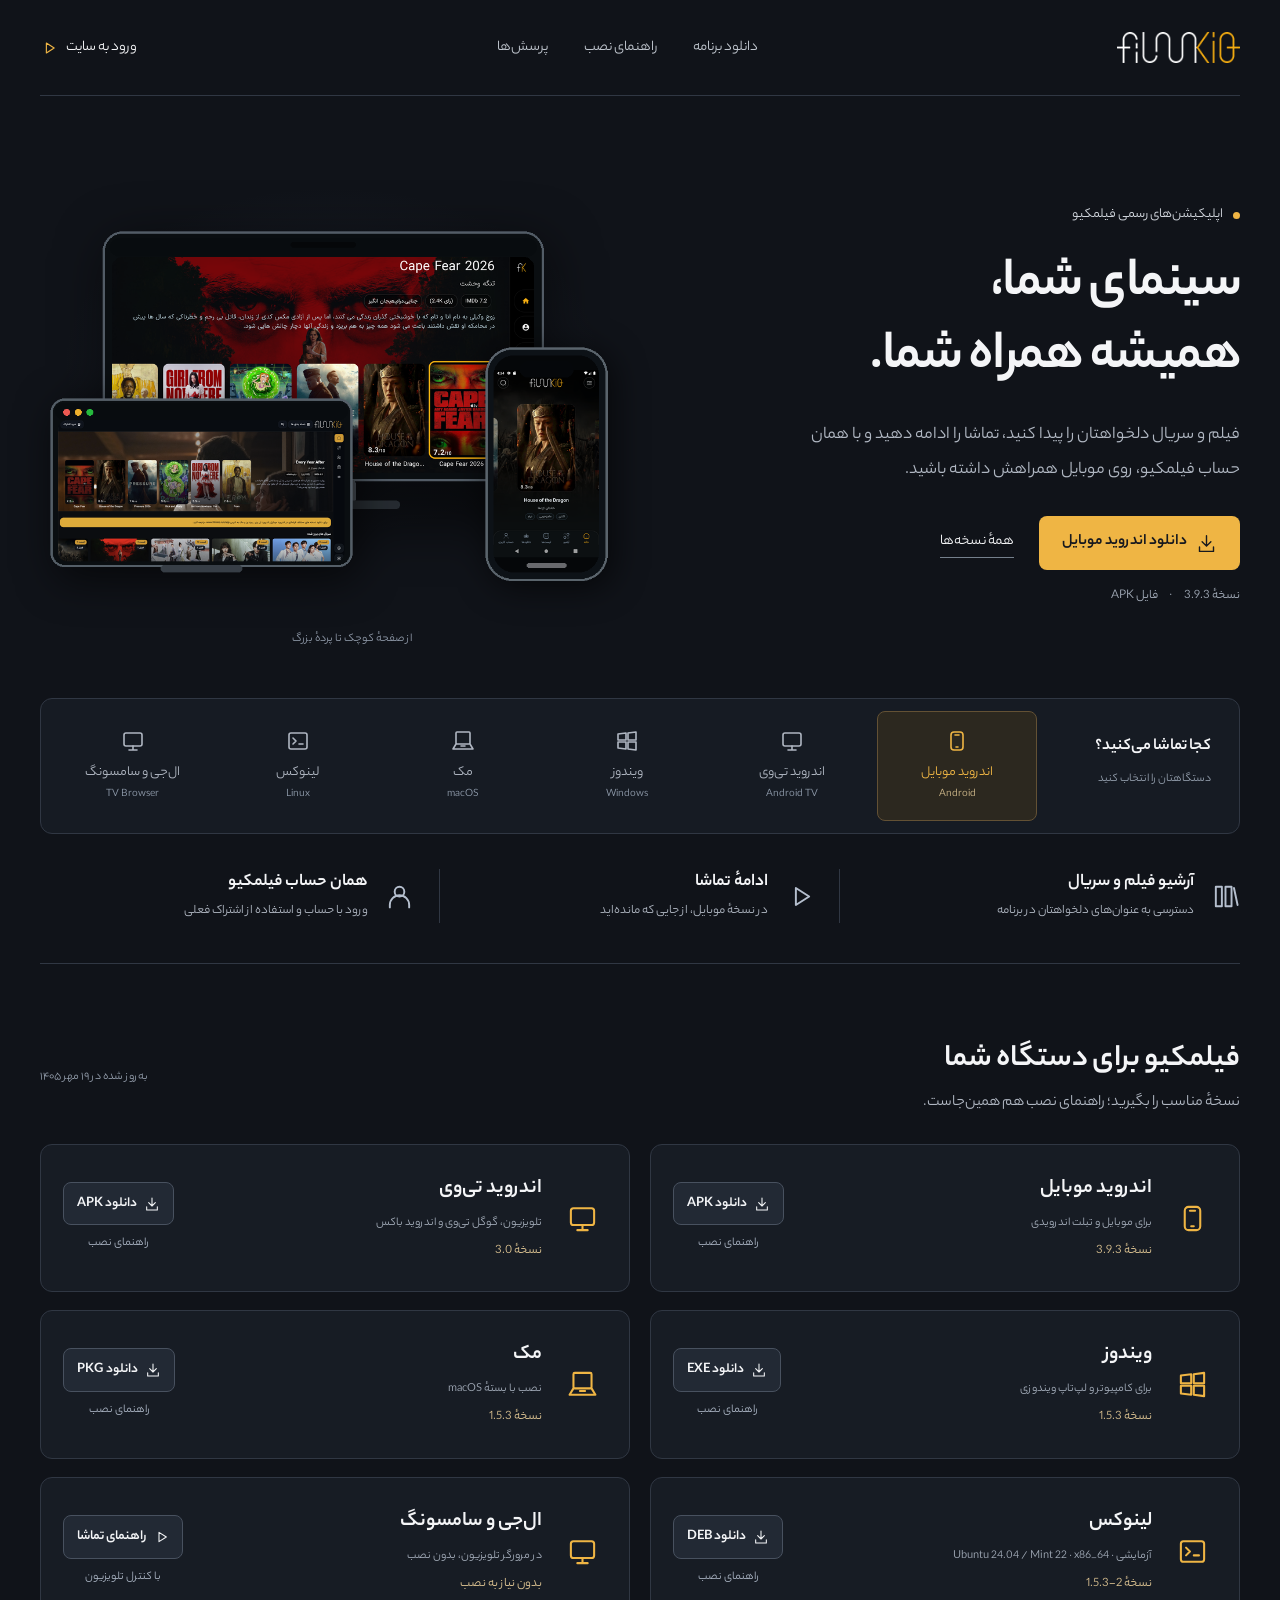
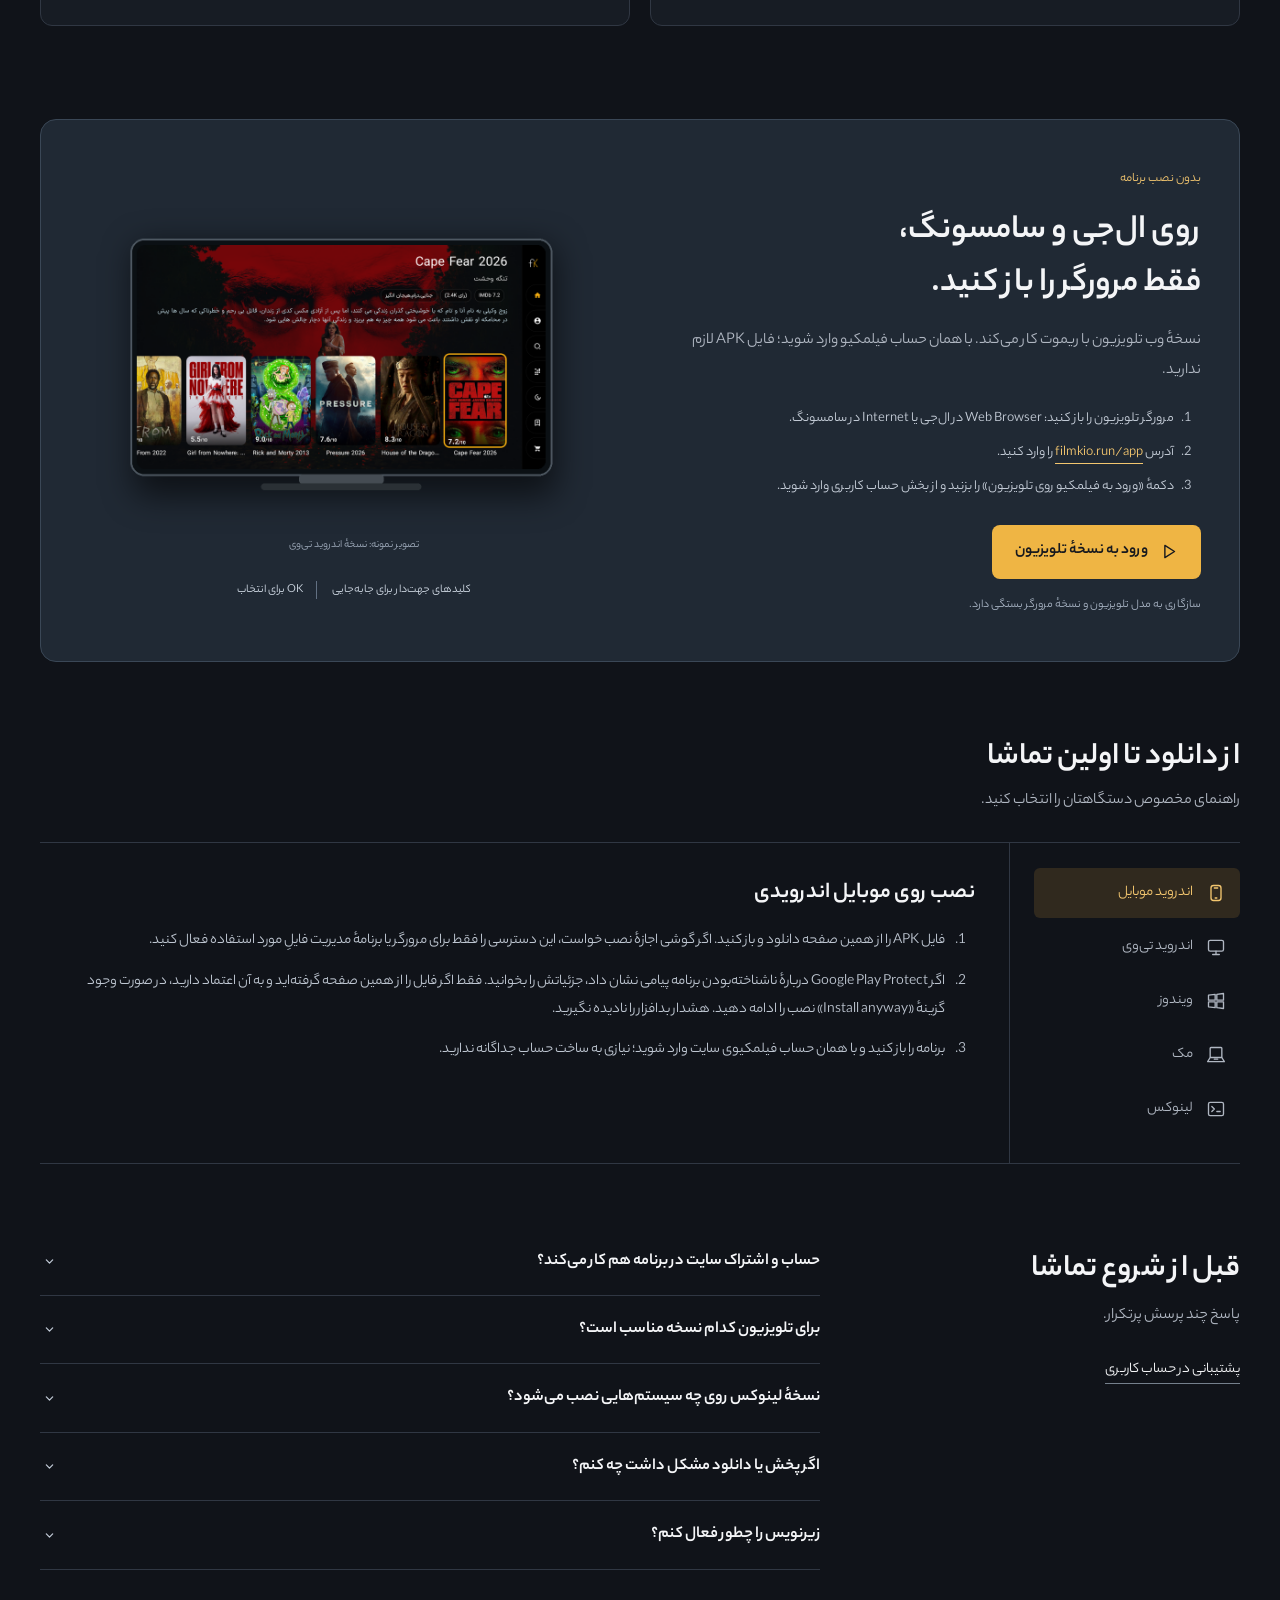
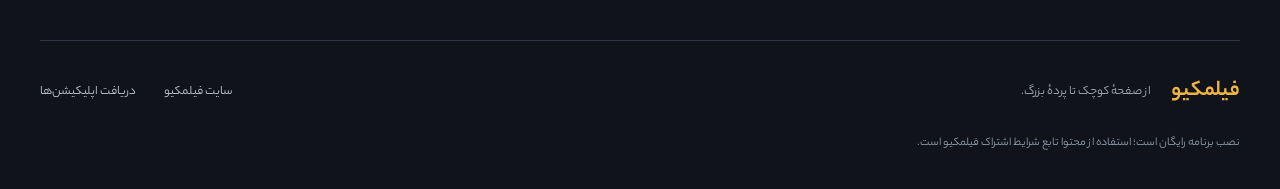
<file: index.html>
<!doctype html>
<html lang="fa" dir="rtl"><head><meta charset="utf-8"><meta name="viewport" content="width=device-width, initial-scale=1">
<title>دانلود فیلمکیو | اندروید، تلویزیون، ویندوز، مک و لینوکس</title>
<meta name="description" content="نسخهٔ رسمی فیلمکیو برای اندروید، اندروید تی‌وی، ویندوز، مک و لینوکس؛ همراه با راهنمای نصب و تماشا در مرورگر تلویزیون‌های ال‌جی و سامسونگ.">
<meta name="robots" content="index,follow,max-image-preview:large"><meta name="theme-color" content="#101319">
<meta name="google-site-verification" content="cX1XcpwmOI-I8Bc0euwlaq72qp1mdd3fgt9zG9Ximvk">
<link rel="canonical" href="https://filmkio.github.io/"><link rel="icon" href="/assets/images/favicon-v.png"><link rel="preload" href="/assets/fonts/YekanBakh-Regular.woff2" as="font" type="font/woff2" crossorigin>
<meta property="og:type" content="website"><meta property="og:locale" content="fa_IR"><meta property="og:site_name" content="FilmKio"><meta property="og:title" content="فیلمکیو، روی دستگاه شما"><meta property="og:description" content="دانلود برنامه‌های فیلمکیو و راهنمای تماشا روی تلویزیون"><meta property="og:url" content="https://filmkio.github.io/"><meta property="og:image" content="https://filmkio.github.io/assets/images/filmkio-showcase-android.png"><meta name="twitter:card" content="summary_large_image">
<link rel="stylesheet" href="/assets/site.css"><script src="/assets/site.js" defer></script>
<script type="application/ld+json">{"@context": "https://schema.org", "@graph": [{"@type": "WebPage", "url": "https://filmkio.github.io/", "name": "دانلود اپلیکیشن فیلمکیو", "inLanguage": "fa-IR"}, {"@type": "ItemList", "itemListElement": [{"@type": "ListItem", "position": 1, "item": {"@type": "SoftwareApplication", "name": "فیلمکیو اندروید موبایل", "operatingSystem": "Android", "applicationCategory": "EntertainmentApplication", "softwareVersion": "3.9.3", "downloadUrl": "https://filmkio.github.io/download/android/"}}, {"@type": "ListItem", "position": 2, "item": {"@type": "SoftwareApplication", "name": "فیلمکیو اندروید تی‌وی", "operatingSystem": "Android TV", "applicationCategory": "EntertainmentApplication", "softwareVersion": "3.0", "downloadUrl": "https://filmkio.github.io/download/tv/"}}, {"@type": "ListItem", "position": 3, "item": {"@type": "SoftwareApplication", "name": "فیلمکیو ویندوز", "operatingSystem": "Windows", "applicationCategory": "EntertainmentApplication", "softwareVersion": "1.5.3", "downloadUrl": "https://filmkio.github.io/download/windows/"}}, {"@type": "ListItem", "position": 4, "item": {"@type": "SoftwareApplication", "name": "فیلمکیو مک", "operatingSystem": "macOS", "applicationCategory": "EntertainmentApplication", "softwareVersion": "1.5.3", "downloadUrl": "https://filmkio.github.io/download/mac/"}}, {"@type": "ListItem", "position": 5, "item": {"@type": "SoftwareApplication", "name": "فیلمکیو لینوکس", "operatingSystem": "Linux", "applicationCategory": "EntertainmentApplication", "softwareVersion": "1.5.3-2", "downloadUrl": "https://filmkio.github.io/download/linux/"}}]}, {"@type": "FAQPage", "mainEntity": [{"@type": "Question", "name": "حساب و اشتراک سایت در برنامه هم کار می‌کند؟", "acceptedAnswer": {"@type": "Answer", "text": "بله؛ با همان حساب فیلمکیو وارد شوید و از اشتراک فعلی‌تان استفاده کنید. نیازی به ساخت حساب جداگانه نیست."}}, {"@type": "Question", "name": "برای تلویزیون کدام نسخه مناسب است؟", "acceptedAnswer": {"@type": "Answer", "text": "برای اندروید تی‌وی، گوگل تی‌وی و اندروید باکس، فایل APK تلویزیون را بگیرید. برای ال‌جی و سامسونگ از مرورگر تلویزیون استفاده کنید؛ فایل APK روی آن‌ها نصب نمی‌شود."}}, {"@type": "Question", "name": "نسخهٔ لینوکس روی چه سیستم‌هایی نصب می‌شود؟", "acceptedAnswer": {"@type": "Answer", "text": "نسخهٔ آزمایشی 1.5.3-2 برای Ubuntu 24.04 و Mint 22 با معماری x86_64 است. برای Ubuntu 22.04 و Mint 21 از نسخهٔ قدیمی موجود در راهنما استفاده کنید. نصب روی ARM پشتیبانی این بسته نیست."}}, {"@type": "Question", "name": "اگر پخش یا دانلود مشکل داشت چه کنم؟", "acceptedAnswer": {"@type": "Answer", "text": "کیفیت دیگری و یک عنوان دیگر را امتحان کنید. برای دانلود، لینک تازه بگیرید و فضای خالی دستگاه را بررسی کنید. اگر مشکل ادامه داشت، نام عنوان، کیفیت، مدل دستگاه و متن خطا را در تیکت پشتیبانی بنویسید."}}, {"@type": "Question", "name": "زیرنویس را چطور فعال کنم؟", "acceptedAnswer": {"@type": "Answer", "text": "در تنظیمات زیرنویس پلیر، فارسی را انتخاب کنید. نسخهٔ «بدون زیرنویس» زیرنویس همراه ندارد و زیرنویس «هاردساب» روی تصویر است و خاموش نمی‌شود."}}]}]}</script></head><body>
<a class="skip" href="#main">رفتن به محتوای اصلی</a>
<header class="header wrap"><a class="brand" href="/" aria-label="فیلمکیو، خانه"><img src="/assets/images/FilmKio-logo-v4.png" width="143" height="35" alt="FilmKio"></a><nav aria-label="منوی اصلی"><a href="#downloads">دانلود برنامه</a><a href="#install">راهنمای نصب</a><a href="#faq">پرسش‌ها</a></nav><a class="site-link" href="https://filmkio.run/">ورود به سایت <svg viewBox="0 0 24 24" width="24" height="24" fill="none" stroke="currentColor" stroke-width="1.6" stroke-linecap="round" stroke-linejoin="round" aria-hidden="true"><path d="m9 5 11 7-11 7V5Z"/></svg></a></header>
<main id="main"><section class="hero wrap" aria-labelledby="hero-title"><div class="hero-copy"><p class="intro"><span></span>اپلیکیشن‌های رسمی فیلمکیو</p><h1 id="hero-title">سینمای شما،<br>همیشه همراه شما.</h1><p id="hero-desc" class="lead">فیلم و سریال دلخواهتان را پیدا کنید، تماشا را ادامه دهید و با همان حساب فیلمکیو، روی موبایل همراهش داشته باشید.</p><div class="hero-actions"><a id="hero-download" class="button primary" href="/download/android/"><svg viewBox="0 0 24 24" width="24" height="24" fill="none" stroke="currentColor" stroke-width="1.6" stroke-linecap="round" stroke-linejoin="round" aria-hidden="true"><path d="M12 3v12m-5-5 5 5 5-5M4 16v5h16v-5"/></svg><span>دانلود اندروید موبایل</span></a><a class="text-link" href="#downloads">همهٔ نسخه‌ها</a></div><p id="hero-version" class="hero-meta">نسخهٔ <bdi>3.9.3</bdi> <span>·</span> فایل APK</p></div><figure id="device-preview" class="hero-visual"><img id="hero-image" src="/assets/images/filmkio-showcase-android.png" width="1200" height="800" fetchpriority="high" alt="نمای برنامه‌های فیلمکیو روی موبایل و نمایشگرهای بزرگ"><figcaption id="hero-caption">از صفحهٔ کوچک تا پردهٔ بزرگ</figcaption></figure></section>
<section class="device-section wrap" aria-label="انتخاب دستگاه"><div class="device-label">کجا تماشا می‌کنید؟<span>دستگاهتان را انتخاب کنید</span></div><div class="devices"><button type="button" class="device" data-device="android" aria-pressed="true" aria-controls="device-preview"><svg viewBox="0 0 24 24" width="24" height="24" fill="none" stroke="currentColor" stroke-width="1.6" stroke-linecap="round" stroke-linejoin="round" aria-hidden="true"><rect x="6" y="3" width="12" height="18" rx="3"/><path d="M10 6h4M11 18h2"/></svg><span>اندروید موبایل</span><small dir="ltr">Android</small></button><button type="button" class="device" data-device="tv" aria-pressed="false" aria-controls="device-preview"><svg viewBox="0 0 24 24" width="24" height="24" fill="none" stroke="currentColor" stroke-width="1.6" stroke-linecap="round" stroke-linejoin="round" aria-hidden="true"><rect x="3" y="4" width="18" height="13" rx="2"/><path d="M8 21h8M12 17v4"/></svg><span>اندروید تی‌وی</span><small dir="ltr">Android TV</small></button><button type="button" class="device" data-device="windows" aria-pressed="false" aria-controls="device-preview"><svg viewBox="0 0 24 24" width="24" height="24" fill="none" stroke="currentColor" stroke-width="1.6" stroke-linecap="round" stroke-linejoin="round" aria-hidden="true"><path d="M3 5l8-1v7H3V5Zm10-1 8-1v8h-8V4ZM3 13h8v7l-8-1v-6Zm10 0h8v8l-8-1v-7Z"/></svg><span>ویندوز</span><small dir="ltr">Windows</small></button><button type="button" class="device" data-device="mac" aria-pressed="false" aria-controls="device-preview"><svg viewBox="0 0 24 24" width="24" height="24" fill="none" stroke="currentColor" stroke-width="1.6" stroke-linecap="round" stroke-linejoin="round" aria-hidden="true"><rect x="5" y="3" width="14" height="12" rx="1"/><path d="m5 15-3 5h20l-3-5M10 17h4"/></svg><span>مک</span><small dir="ltr">macOS</small></button><button type="button" class="device" data-device="linux" aria-pressed="false" aria-controls="device-preview"><svg viewBox="0 0 24 24" width="24" height="24" fill="none" stroke="currentColor" stroke-width="1.6" stroke-linecap="round" stroke-linejoin="round" aria-hidden="true"><rect x="3" y="4" width="18" height="16" rx="2"/><path d="m7 9 3 3-3 3m6 0h4"/></svg><span>لینوکس</span><small dir="ltr">Linux</small></button><button type="button" class="device" data-device="tvweb" aria-pressed="false" aria-controls="device-preview"><svg viewBox="0 0 24 24" width="24" height="24" fill="none" stroke="currentColor" stroke-width="1.6" stroke-linecap="round" stroke-linejoin="round" aria-hidden="true"><rect x="3" y="4" width="18" height="13" rx="2"/><path d="M8 21h8M12 17v4"/></svg><span>ال‌جی و سامسونگ</span><small dir="ltr">TV Browser</small></button></div></section>
<section class="features wrap" aria-label="امکانات فیلمکیو"><article><svg viewBox="0 0 24 24" width="24" height="24" fill="none" stroke="currentColor" stroke-width="1.6" stroke-linecap="round" stroke-linejoin="round" aria-hidden="true"><path d="M4 4h5v16H4zM12 4h5v16h-5zM19 5l3 14"/></svg><div><h2>آرشیو فیلم و سریال</h2><p>دسترسی به عنوان‌های دلخواهتان در برنامه</p></div></article><article><svg viewBox="0 0 24 24" width="24" height="24" fill="none" stroke="currentColor" stroke-width="1.6" stroke-linecap="round" stroke-linejoin="round" aria-hidden="true"><path d="m9 5 11 7-11 7V5Z"/></svg><div><h2>ادامهٔ تماشا</h2><p>در نسخهٔ موبایل، از جایی که مانده‌اید</p></div></article><article><svg viewBox="0 0 24 24" width="24" height="24" fill="none" stroke="currentColor" stroke-width="1.6" stroke-linecap="round" stroke-linejoin="round" aria-hidden="true"><circle cx="12" cy="8" r="4"/><path d="M4 21v-2a8 8 0 0 1 16 0v2"/></svg><div><h2>همان حساب فیلمکیو</h2><p>ورود با حساب و استفاده از اشتراک فعلی</p></div></article></section>
<section id="downloads" class="downloads section wrap"><div class="section-heading"><div><h2>فیلمکیو برای دستگاه شما</h2><p>نسخهٔ مناسب را بگیرید؛ راهنمای نصب هم همین‌جاست.</p></div><span class="verified">به‌روز شده در ۱۹ مهر ۱۴۰۵</span></div><div class="releases"><article class="release"><div class="release-icon"><svg viewBox="0 0 24 24" width="24" height="24" fill="none" stroke="currentColor" stroke-width="1.6" stroke-linecap="round" stroke-linejoin="round" aria-hidden="true"><rect x="6" y="3" width="12" height="18" rx="3"/><path d="M10 6h4M11 18h2"/></svg></div><div class="release-info"><h3>اندروید موبایل</h3><p>برای موبایل و تبلت اندرویدی</p><span class="version">نسخهٔ <bdi>3.9.3</bdi></span></div><div class="release-actions"><a class="button download" href="/download/android/"><svg viewBox="0 0 24 24" width="24" height="24" fill="none" stroke="currentColor" stroke-width="1.6" stroke-linecap="round" stroke-linejoin="round" aria-hidden="true"><path d="M12 3v12m-5-5 5 5 5-5M4 16v5h16v-5"/></svg><span>دانلود APK</span></a><a class="guide-link" href="#guide-android">راهنمای نصب</a></div></article><article class="release"><div class="release-icon"><svg viewBox="0 0 24 24" width="24" height="24" fill="none" stroke="currentColor" stroke-width="1.6" stroke-linecap="round" stroke-linejoin="round" aria-hidden="true"><rect x="3" y="4" width="18" height="13" rx="2"/><path d="M8 21h8M12 17v4"/></svg></div><div class="release-info"><h3>اندروید تی‌وی</h3><p>تلویزیون، گوگل تی‌وی و اندروید باکس</p><span class="version">نسخهٔ <bdi>3.0</bdi></span></div><div class="release-actions"><a class="button download" href="/download/tv/"><svg viewBox="0 0 24 24" width="24" height="24" fill="none" stroke="currentColor" stroke-width="1.6" stroke-linecap="round" stroke-linejoin="round" aria-hidden="true"><path d="M12 3v12m-5-5 5 5 5-5M4 16v5h16v-5"/></svg><span>دانلود APK</span></a><a class="guide-link" href="#guide-tv">راهنمای نصب</a></div></article><article class="release"><div class="release-icon"><svg viewBox="0 0 24 24" width="24" height="24" fill="none" stroke="currentColor" stroke-width="1.6" stroke-linecap="round" stroke-linejoin="round" aria-hidden="true"><path d="M3 5l8-1v7H3V5Zm10-1 8-1v8h-8V4ZM3 13h8v7l-8-1v-6Zm10 0h8v8l-8-1v-7Z"/></svg></div><div class="release-info"><h3>ویندوز</h3><p>برای کامپیوتر و لپ‌تاپ ویندوزی</p><span class="version">نسخهٔ <bdi>1.5.3</bdi></span></div><div class="release-actions"><a class="button download" href="/download/windows/"><svg viewBox="0 0 24 24" width="24" height="24" fill="none" stroke="currentColor" stroke-width="1.6" stroke-linecap="round" stroke-linejoin="round" aria-hidden="true"><path d="M12 3v12m-5-5 5 5 5-5M4 16v5h16v-5"/></svg><span>دانلود EXE</span></a><a class="guide-link" href="#guide-windows">راهنمای نصب</a></div></article><article class="release"><div class="release-icon"><svg viewBox="0 0 24 24" width="24" height="24" fill="none" stroke="currentColor" stroke-width="1.6" stroke-linecap="round" stroke-linejoin="round" aria-hidden="true"><rect x="5" y="3" width="14" height="12" rx="1"/><path d="m5 15-3 5h20l-3-5M10 17h4"/></svg></div><div class="release-info"><h3>مک</h3><p>نصب با بستهٔ macOS</p><span class="version">نسخهٔ <bdi>1.5.3</bdi></span></div><div class="release-actions"><a class="button download" href="/download/mac/"><svg viewBox="0 0 24 24" width="24" height="24" fill="none" stroke="currentColor" stroke-width="1.6" stroke-linecap="round" stroke-linejoin="round" aria-hidden="true"><path d="M12 3v12m-5-5 5 5 5-5M4 16v5h16v-5"/></svg><span>دانلود PKG</span></a><a class="guide-link" href="#guide-mac">راهنمای نصب</a></div></article><article class="release"><div class="release-icon"><svg viewBox="0 0 24 24" width="24" height="24" fill="none" stroke="currentColor" stroke-width="1.6" stroke-linecap="round" stroke-linejoin="round" aria-hidden="true"><rect x="3" y="4" width="18" height="16" rx="2"/><path d="m7 9 3 3-3 3m6 0h4"/></svg></div><div class="release-info"><h3>لینوکس</h3><p>آزمایشی · Ubuntu 24.04 / Mint 22 · x86_64</p><span class="version">نسخهٔ <bdi>1.5.3-2</bdi></span></div><div class="release-actions"><a class="button download" href="/download/linux/"><svg viewBox="0 0 24 24" width="24" height="24" fill="none" stroke="currentColor" stroke-width="1.6" stroke-linecap="round" stroke-linejoin="round" aria-hidden="true"><path d="M12 3v12m-5-5 5 5 5-5M4 16v5h16v-5"/></svg><span>دانلود DEB</span></a><a class="guide-link" href="#guide-linux">راهنمای نصب</a></div></article><article class="release"><div class="release-icon"><svg viewBox="0 0 24 24" width="24" height="24" fill="none" stroke="currentColor" stroke-width="1.6" stroke-linecap="round" stroke-linejoin="round" aria-hidden="true"><rect x="3" y="4" width="18" height="13" rx="2"/><path d="M8 21h8M12 17v4"/></svg></div><div class="release-info"><h3>ال‌جی و سامسونگ</h3><p>در مرورگر تلویزیون، بدون نصب</p><span class="version">بدون نیاز به نصب</span></div><div class="release-actions"><a class="button download" href="#tv-browser"><svg viewBox="0 0 24 24" width="24" height="24" fill="none" stroke="currentColor" stroke-width="1.6" stroke-linecap="round" stroke-linejoin="round" aria-hidden="true"><path d="m9 5 11 7-11 7V5Z"/></svg><span>راهنمای تماشا</span></a><span class="guide-link">با کنترل تلویزیون</span></div></article></div></section>
<section id="tv-browser" class="tv-section wrap"><div class="tv-copy"><span class="tag">بدون نصب برنامه</span><h2>روی ال‌جی و سامسونگ،<br>فقط مرورگر را باز کنید.</h2><p>نسخهٔ وب تلویزیون با ریموت کار می‌کند. با همان حساب فیلمکیو وارد شوید؛ فایل APK لازم ندارید.</p><ol><li>مرورگر تلویزیون را باز کنید: <bdi>Web Browser</bdi> در ال‌جی یا <bdi>Internet</bdi> در سامسونگ.</li><li>آدرس <a href="https://filmkio.run/app/"><bdi>filmkio.run/app</bdi></a> را وارد کنید.</li><li>دکمهٔ «ورود به فیلمکیو روی تلویزیون» را بزنید و از بخش حساب کاربری وارد شوید.</li></ol><a class="button primary" href="https://filmkio.run/?filmkio_tv_launch=1"><svg viewBox="0 0 24 24" width="24" height="24" fill="none" stroke="currentColor" stroke-width="1.6" stroke-linecap="round" stroke-linejoin="round" aria-hidden="true"><path d="m9 5 11 7-11 7V5Z"/></svg> ورود به نسخهٔ تلویزیون</a><p class="fine">سازگاری به مدل تلویزیون و نسخهٔ مرورگر بستگی دارد.</p></div><figure class="tv-visual"><img src="/assets/images/filmkio-showcase-tv.png" width="1200" height="800" loading="lazy" alt="رابط اندروید تی‌وی فیلمکیو روی نمایشگر بزرگ"><figcaption>تصویر نمونه: نسخهٔ اندروید تی‌وی</figcaption><div class="remote-note">کلیدهای جهت‌دار برای جابه‌جایی <span>OK برای انتخاب</span></div></figure></section>
<section id="install" class="section wrap"><div class="section-heading"><div><h2>از دانلود تا اولین تماشا</h2><p>راهنمای مخصوص دستگاهتان را انتخاب کنید.</p></div></div><div class="install-layout"><nav class="guide-choices" aria-label="انتخاب راهنمای نصب"><a href="#guide-android" data-guide="android"><svg viewBox="0 0 24 24" width="24" height="24" fill="none" stroke="currentColor" stroke-width="1.6" stroke-linecap="round" stroke-linejoin="round" aria-hidden="true"><rect x="6" y="3" width="12" height="18" rx="3"/><path d="M10 6h4M11 18h2"/></svg>اندروید موبایل</a><a href="#guide-tv" data-guide="tv"><svg viewBox="0 0 24 24" width="24" height="24" fill="none" stroke="currentColor" stroke-width="1.6" stroke-linecap="round" stroke-linejoin="round" aria-hidden="true"><rect x="3" y="4" width="18" height="13" rx="2"/><path d="M8 21h8M12 17v4"/></svg>اندروید تی‌وی</a><a href="#guide-windows" data-guide="windows"><svg viewBox="0 0 24 24" width="24" height="24" fill="none" stroke="currentColor" stroke-width="1.6" stroke-linecap="round" stroke-linejoin="round" aria-hidden="true"><path d="M3 5l8-1v7H3V5Zm10-1 8-1v8h-8V4ZM3 13h8v7l-8-1v-6Zm10 0h8v8l-8-1v-7Z"/></svg>ویندوز</a><a href="#guide-mac" data-guide="mac"><svg viewBox="0 0 24 24" width="24" height="24" fill="none" stroke="currentColor" stroke-width="1.6" stroke-linecap="round" stroke-linejoin="round" aria-hidden="true"><rect x="5" y="3" width="14" height="12" rx="1"/><path d="m5 15-3 5h20l-3-5M10 17h4"/></svg>مک</a><a href="#guide-linux" data-guide="linux"><svg viewBox="0 0 24 24" width="24" height="24" fill="none" stroke="currentColor" stroke-width="1.6" stroke-linecap="round" stroke-linejoin="round" aria-hidden="true"><rect x="3" y="4" width="18" height="16" rx="2"/><path d="m7 9 3 3-3 3m6 0h4"/></svg>لینوکس</a></nav><div class="guide-content"><section class="guide-panel" id="guide-android" tabindex="-1"><h3>نصب روی موبایل اندرویدی</h3>
                    <ol>
                        <li>فایل <bdi>APK</bdi> را از همین صفحه دانلود و باز کنید. اگر گوشی اجازهٔ نصب خواست، این دسترسی را فقط برای مرورگر یا برنامهٔ مدیریت فایلِ مورد استفاده فعال کنید.</li>
                        <li>اگر <bdi>Google Play Protect</bdi> دربارهٔ ناشناخته‌بودن برنامه پیامی نشان داد، جزئیاتش را بخوانید. فقط اگر فایل را از همین صفحه گرفته‌اید و به آن اعتماد دارید، در صورت وجود گزینهٔ «<bdi>Install anyway</bdi>» نصب را ادامه دهید. هشدار بدافزار را نادیده نگیرید.</li>
                        <li>برنامه را باز کنید و با همان حساب فیلمکیوی سایت وارد شوید؛ نیازی به ساخت حساب جداگانه ندارید.</li>
                    </ol></section><section class="guide-panel" id="guide-tv" tabindex="-1"><h3>نصب روی اندروید تی‌وی و اندروید باکس</h3>
                    <ol>
                        <li>نسخهٔ اندروید تی‌وی را دانلود کنید و فایل <bdi>APK</bdi> را با فلش یا برنامهٔ <bdi>Send Files to TV</bdi> به تلویزیون یا اندروید باکس منتقل کنید.</li>
                        <li>فایل را با برنامهٔ مدیریت فایل باز کنید. اگر دستگاه اجازهٔ نصب خواست، در تنظیمات، نصب از منابع ناشناس را فقط برای همان برنامه فعال کنید؛ نام این گزینه در دستگاه‌های مختلف فرق دارد.</li>
                        <li>گزینهٔ «<bdi>Install</bdi>» را بزنید. بعد از نصب، فیلمکیو را باز کنید و وارد حسابتان شوید. اگر برنامه باز نشد، ابتدا تاریخ و ساعت دستگاه را روی حالت خودکار بگذارید و دوباره امتحان کنید.</li>
                    </ol></section><section class="guide-panel" id="guide-windows" tabindex="-1"><h3>نصب روی ویندوز</h3>
                    <ol>
                        <li>نسخهٔ ویندوز را از همین صفحه دانلود کنید. فایل نصب را باز کنید و مراحل نمایش‌داده‌شده را تا پایان ادامه دهید.</li>
                        <li>اگر <bdi>Windows SmartScreen</bdi> برنامه را ناشناخته تشخیص داد، «<bdi>More info</bdi>» را بزنید و جزئیات را بررسی کنید. فقط اگر از منبع فایل مطمئن هستید، با «<bdi>Run anyway</bdi>» ادامه دهید.</li>
                        <li>بعد از نصب، <bdi>FilmKio</bdi> را از منوی شروع باز کنید و با حساب فیلمکیوی خود وارد شوید.</li>
                    </ol></section><section class="guide-panel" id="guide-mac" tabindex="-1"><h3>نصب روی مک</h3>
                    <ol>
                        <li>فایل <bdi>PKG</bdi> نسخهٔ مک را دانلود و باز کنید؛ سپس مراحل نصب را دنبال کنید.</li>
                        <li>اگر مک نتوانست توسعه‌دهندهٔ برنامه را تأیید کند، ابتدا مطمئن شوید فایل را از همین صفحه گرفته‌اید. سپس در «<bdi>System Settings</bdi>» بخش «<bdi>Privacy &amp; Security</bdi>» را باز کنید.</li>
                        <li>اگر گزینهٔ «<bdi>Open Anyway</bdi>» در دسترس بود و به فایل اعتماد دارید، آن را انتخاب کنید و تأییدهای مک را انجام دهید. بعد، <bdi>FilmKio</bdi> را از پوشهٔ برنامه‌ها باز کنید و وارد حسابتان شوید.</li>
                    </ol></section><section class="guide-panel" id="guide-linux" tabindex="-1"><h3>راهنمای نصب لینوکس</h3>
                    <ol>
                        <li>ابتدا نسخهٔ مناسب سیستم خود را انتخاب کنید. دانلود اصلی، نسخهٔ آزمایشی <bdi>1.5.3-2</bdi> برای <bdi>Ubuntu 24.04</bdi> و <bdi>Linux Mint 22</bdi> با معماری <bdi>x86_64</bdi> است؛ یعنی کامپیوترهای ۶۴ بیتی اینتل و ای‌ام‌دی، نه <bdi>ARM</bdi>.</li>
                        <li>برای نصب، ترمینال را در پوشهٔ فایل دانلودشده باز کنید و دستور زیر را اجرا کنید:
                            <code class="command" dir="ltr">sudo apt install ./FilmKio-1.5.3-2-amd64.deb</code>
                        </li>
                        <li><strong>آرچ لینوکس:</strong> <a href="/download/linux-arch/">دریافت <bdi>PKGBUILD</bdi></a>؛ فایل را در یک پوشهٔ خالی ذخیره کنید. بعد از بررسی محتوای آن، دستور زیر را با کاربر عادی اجرا کنید. این بسته از <bdi>mpv</bdi> سیستم استفاده می‌کند.
                            <code class="command" dir="ltr">makepkg -si</code>
                        </li>
                        <li><strong><bdi>Ubuntu 22.04</bdi> و <bdi>Mint 21</bdi>:</strong> <a href="/download/linux-legacy/">دانلود نسخهٔ قدیمی <bdi>1.5.3</bdi></a> را انتخاب کنید و نصب کنید:
                            <code class="command" dir="ltr">sudo apt install ./FilmKio-1.5.3-amd64.deb</code>
                        </li>
                        <li><a href="/download/linux-sha256/">دریافت <bdi>SHA-256</bdi> نسخهٔ جدید</a> برای بررسی سلامت فایل؛ فایل هش را کنار بستهٔ دانلودشده ذخیره و اجرا کنید:
                            <code class="command" dir="ltr">sha256sum -c FilmKio-1.5.3-2-amd64.deb.sha256</code>
                        </li>
                        <li><a href="/download/linux-rss/">خبرخوان انتشارهای لینوکس (<bdi>RSS</bdi>)</a> برای دنبال‌کردن نسخه‌های بعدی در برنامهٔ خبرخوان.</li>
                        <li>پس از نصب، <bdi>FilmKio</bdi> را از منوی برنامه‌ها باز کنید و وارد حساب فیلمکیوی خود شوید.</li>
                    </ol></section></div></div></section>
<section id="faq" class="faq section wrap"><div class="faq-intro"><h2>قبل از شروع تماشا</h2><p>پاسخ چند پرسش پرتکرار.</p><a class="text-link" href="https://filmkio.run/dashboard/">پشتیبانی در حساب کاربری</a></div><div class="faq-items"><details><summary>حساب و اشتراک سایت در برنامه هم کار می‌کند؟<svg viewBox="0 0 24 24" width="24" height="24" fill="none" stroke="currentColor" stroke-width="1.6" stroke-linecap="round" stroke-linejoin="round" aria-hidden="true"><path d="m8 10 4 4 4-4"/></svg></summary><p>بله؛ با همان حساب فیلمکیو وارد شوید و از اشتراک فعلی‌تان استفاده کنید. نیازی به ساخت حساب جداگانه نیست.</p></details><details><summary>برای تلویزیون کدام نسخه مناسب است؟<svg viewBox="0 0 24 24" width="24" height="24" fill="none" stroke="currentColor" stroke-width="1.6" stroke-linecap="round" stroke-linejoin="round" aria-hidden="true"><path d="m8 10 4 4 4-4"/></svg></summary><p>برای اندروید تی‌وی، گوگل تی‌وی و اندروید باکس، فایل APK تلویزیون را بگیرید. برای ال‌جی و سامسونگ از مرورگر تلویزیون استفاده کنید؛ فایل APK روی آن‌ها نصب نمی‌شود.</p></details><details><summary>نسخهٔ لینوکس روی چه سیستم‌هایی نصب می‌شود؟<svg viewBox="0 0 24 24" width="24" height="24" fill="none" stroke="currentColor" stroke-width="1.6" stroke-linecap="round" stroke-linejoin="round" aria-hidden="true"><path d="m8 10 4 4 4-4"/></svg></summary><p>نسخهٔ آزمایشی 1.5.3-2 برای Ubuntu 24.04 و Mint 22 با معماری x86_64 است. برای Ubuntu 22.04 و Mint 21 از نسخهٔ قدیمی موجود در راهنما استفاده کنید. نصب روی ARM پشتیبانی این بسته نیست.</p></details><details><summary>اگر پخش یا دانلود مشکل داشت چه کنم؟<svg viewBox="0 0 24 24" width="24" height="24" fill="none" stroke="currentColor" stroke-width="1.6" stroke-linecap="round" stroke-linejoin="round" aria-hidden="true"><path d="m8 10 4 4 4-4"/></svg></summary><p>کیفیت دیگری و یک عنوان دیگر را امتحان کنید. برای دانلود، لینک تازه بگیرید و فضای خالی دستگاه را بررسی کنید. اگر مشکل ادامه داشت، نام عنوان، کیفیت، مدل دستگاه و متن خطا را در تیکت پشتیبانی بنویسید.</p></details><details><summary>زیرنویس را چطور فعال کنم؟<svg viewBox="0 0 24 24" width="24" height="24" fill="none" stroke="currentColor" stroke-width="1.6" stroke-linecap="round" stroke-linejoin="round" aria-hidden="true"><path d="m8 10 4 4 4-4"/></svg></summary><p>در تنظیمات زیرنویس پلیر، فارسی را انتخاب کنید. نسخهٔ «بدون زیرنویس» زیرنویس همراه ندارد و زیرنویس «هاردساب» روی تصویر است و خاموش نمی‌شود.</p></details></div></section>
</main><footer class="wrap footer"><div><strong>فیلمکیو</strong><span>از صفحهٔ کوچک تا پردهٔ بزرگ.</span></div><a href="https://filmkio.run/">سایت فیلمکیو</a><a href="#downloads">دریافت اپلیکیشن‌ها</a><p>نصب برنامه رایگان است؛ استفاده از محتوا تابع شرایط اشتراک فیلمکیو است.</p></footer></body></html>
</file>
<file: assets/site.css>
@font-face{font-family:Yekan;src:url('/assets/fonts/YekanBakh-Regular.woff2') format('woff2');font-weight:400;font-style:normal;font-display:swap}@font-face{font-family:Yekan;src:url('/assets/fonts/YekanBakh-Bold.woff2') format('woff2');font-weight:700;font-style:normal;font-display:swap}
:root{color-scheme:dark;--bg:#101319;--panel:#191e26;--text:#f4f5f7;--muted:#b0b7c2;--line:#303743;--gold:#efb544;--ink:#17191e}
*{box-sizing:border-box}html{scroll-behavior:smooth;scroll-padding-top:28px}body{margin:0;background:#101319;color:#f4f5f7;font-family:Yekan,Tahoma,Arial,sans-serif;font-size:16px;line-height:1.85}button,a{-webkit-tap-highlight-color:transparent}button{font:inherit}a{color:inherit;text-decoration:none}button{cursor:pointer}img{max-width:100%;height:auto}svg{flex-shrink:0;vertical-align:middle}h1,h2,h3,p,figure{margin:0}h1,h2,h3{font-weight:700}h2{font-size:32px;line-height:1.5}h3{font-size:21px}p{color:#b0b7c2}.wrap{width:calc(100% - 80px);max-width:1240px;margin-left:auto;margin-right:auto}a:focus,button:focus,summary:focus{outline:2px solid #efb544;outline-offset:5px}a:hover{color:#efb544}.skip{position:absolute;top:-100px;right:20px;background:#efb544;color:#17191e;padding:12px;z-index:10}.skip:focus{top:10px}.header{height:96px;display:flex;align-items:center;justify-content:space-between;border-bottom:1px solid #303743}.brand{display:flex;align-items:center}.brand img{width:123px;height:auto;max-height:40px;object-fit:contain}.header nav{display:flex}.header nav a{margin:0 18px;color:#bfc5cd;font-size:15px}.header nav a:hover{color:#efb544}.site-link{font-size:15px;display:flex;align-items:center}.site-link svg{width:17px;margin-right:9px;color:#efb544}.hero{display:flex;align-items:center;padding-top:64px;padding-bottom:48px;min-height:530px}.hero-copy{width:45%;position:relative;z-index:1}.intro{font-size:14px;display:flex;align-items:center;margin-bottom:22px;color:#d4d9e0}.intro span{display:block;width:7px;height:7px;border-radius:50%;background:#efb544;margin-left:10px}h1{font-size:57px;line-height:1.28;letter-spacing:-1.5px;margin-bottom:22px}.lead{max-width:465px;font-size:18px;line-height:1.95}.hero-actions{display:flex;align-items:center;margin-top:28px}.button{display:inline-flex;align-items:center;justify-content:center;min-height:50px;padding:11px 22px;border-radius:8px;font-weight:700;font-size:16px;text-align:center;border:1px solid transparent}.button svg{width:21px;height:21px;margin-left:9px}.primary{background:#efb544;color:#17191e}.primary:hover{background:#f7c767;color:#17191e}.text-link{font-size:15px;border-bottom:1px solid #75808c;padding-bottom:2px}.hero-actions .text-link{margin-right:25px}.hero-meta{font-size:13px;margin-top:14px;color:#a4adba}.hero-meta span{margin:0 9px}.hero-visual{width:58%;margin-left:-3%;padding-top:18px;position:relative}.hero-visual:before{content:'';position:absolute;width:78%;height:72%;border-radius:50%;background:radial-gradient(ellipse,rgba(95,114,151,.14),rgba(95,114,151,0) 70%);top:5%;left:8%;z-index:-1}.hero-visual img{display:block;width:100%;height:auto}.hero-visual figcaption{text-align:center;font-size:12px;color:#8f99a8;margin-top:-14px}.device-section{display:flex;align-items:stretch;border:1px solid #303743;border-radius:12px;padding:12px;background:#161b23}.device-label{width:185px;padding:20px 16px 16px 10px;font-size:17px;font-weight:700;flex-shrink:0}.device-label span{display:block;color:#949fad;font-size:12px;font-weight:400;margin-top:5px}.devices{display:flex;flex:1;min-width:0}.device{width:16.666%;min-height:110px;display:flex;flex-direction:column;align-items:center;justify-content:center;border:1px solid transparent;border-radius:8px;background:none;color:#b0b7c2;padding:12px 5px;margin-right:5px;line-height:1.6}.device svg{margin-bottom:9px}.device span{font-size:14px}.device small{font-size:11px;color:#929eae;margin-top:2px}.device:hover{background:#242b36;color:#fff}.device[aria-pressed=true]{color:#efb544;background:#2c281f;border-color:#635134}.device[aria-pressed=true] small{color:#d2bb8c}.features{display:flex;padding-top:35px;padding-bottom:40px;border-bottom:1px solid #303743}.features article{display:flex;align-items:center;width:33.333%;padding-right:25px;border-right:1px solid #303743}.features article:first-child{padding-right:0;border:0}.features svg{color:#b5bfce;width:29px;height:29px;margin-left:17px}.features h2{font-size:18px}.features p{font-size:13px;margin-top:3px}.section{padding-top:72px;padding-bottom:10px}.section-heading{display:flex;align-items:center;justify-content:space-between;margin-bottom:25px}.section-heading p{font-size:16px;margin-top:5px}.verified{color:#949eac;font-size:12px}.releases{display:flex;flex-wrap:wrap;margin:0 -10px}.release{width:calc(50% - 20px);margin:0 10px 18px;display:flex;align-items:center;padding:25px 22px;border:1px solid #303743;background:#171c24;border-radius:12px}.release-icon{width:49px;height:55px;display:flex;align-items:center;justify-content:center;flex-shrink:0;margin-left:16px;color:#efb544}.release-icon svg{width:31px;height:31px}.release-info{flex:1;min-width:0}.release-info p{font-size:12px;margin:3px 0;color:#a4adba}.version{font-size:13px;color:#dfc593}.release-actions{display:flex;flex-direction:column;align-items:center;margin-right:12px;flex-shrink:0}.download{font-size:14px;min-height:42px;padding:8px 13px;border:1px solid #48515f;background:#222934;color:#f4f5f7}.download:hover{background:#313949}.download svg{width:16px;height:16px;margin-left:7px}.guide-link{color:#abb5c4;font-size:12px;margin-top:7px}.tv-section{margin-top:65px;border-radius:16px;padding:45px 38px;display:flex;align-items:center;background:#202934;border:1px solid #3a4756}.tv-copy{width:51%;padding-left:25px}.tag{color:#f3c66f;font-size:13px}.tv-copy h2{font-size:35px;margin:12px 0 16px;line-height:1.5}.tv-copy>p{font-size:16px}.tv-copy ol{padding-right:22px;margin:20px 0 25px;color:#c6ced9;font-size:14px}.tv-copy li{padding-right:5px;margin-bottom:8px}.tv-copy li a{color:#f3c66f;border-bottom:1px solid}.tv-copy .fine{font-size:12px;margin-top:15px;color:#a9b5c5}.tv-visual{width:49%;text-align:center}.tv-visual img{display:block;width:100%;height:auto}.tv-visual figcaption{font-size:11px;color:#a1adbd;margin-top:-10px}.remote-note{margin:22px auto 0;font-size:12px;color:#d1dae5}.remote-note span{margin-right:13px;padding-right:13px;border-right:1px solid #627082}.install-layout{display:flex;align-items:stretch;border-top:1px solid #303743;border-bottom:1px solid #303743}.guide-choices{width:230px;flex-shrink:0;padding:25px 0 25px 24px}.guide-choices a{display:flex;align-items:center;min-height:50px;padding:10px 14px;font-size:15px;border-radius:6px;color:#b0b7c2;margin-bottom:4px}.guide-choices svg{width:20px;height:20px;margin-left:13px}.guide-choices a[aria-current=true]{background:#30291e;color:#f3c66f}.guide-content{flex:1;min-width:0;border-right:1px solid #303743;padding:30px 34px}.guide-panel{scroll-margin-top:30px}.guide-panel[hidden]{display:none}.guide-panel h3{font-size:23px;margin-bottom:12px}.guide-panel ol{padding-right:22px;margin:0;color:#bec6d1}.guide-panel li{padding-right:8px;margin-bottom:13px;font-size:15px}.guide-panel a{color:#f3c66f;text-decoration:underline;text-underline-offset:4px}.command{display:block;background:#0e1218;border:1px solid #303743;direction:ltr;text-align:left;padding:12px 16px;margin:12px 0;font-size:13px;border-radius:6px;overflow-wrap:anywhere;word-break:break-word}.faq{display:flex;padding-bottom:70px}.faq-intro{width:35%;padding-left:35px}.faq-intro p{margin:8px 0 25px}.faq-items{width:65%}details{border-bottom:1px solid #303743;padding:18px 0}details:first-child{padding-top:0}summary{display:flex;align-items:center;justify-content:space-between;font-size:17px;font-weight:700;cursor:pointer;list-style:none}summary::-webkit-details-marker{display:none}summary svg{width:19px;height:19px;margin-right:15px;color:#c1cad6}details[open] summary svg{transform:rotate(180deg)}details p{padding-top:13px;padding-left:25px;font-size:15px}.footer{border-top:1px solid #303743;padding-top:30px;padding-bottom:35px;display:flex;flex-wrap:wrap;align-items:center}.footer>div{margin-left:auto;display:flex;align-items:center}.footer strong{font-size:23px;color:#efb544;margin-left:20px}.footer span{font-size:13px;color:#a4adba}.footer>a{margin-right:28px;font-size:13px;color:#c2cad5}.footer>p{width:100%;font-size:12px;margin-top:19px;color:#929ead}.redirect{padding-top:100px}.redirect h1{font-size:35px}.redirect p{margin:20px 0}
@media(min-width:1500px){.hero{padding-top:85px;padding-bottom:65px}}
@media(max-width:1050px){.wrap{width:calc(100% - 48px)}h1{font-size:46px}.hero-copy{width:48%}.hero-visual{width:55%}.hero{padding-top:45px;min-height:480px}.device-section{flex-direction:column}.device-label{width:auto;padding:4px 10px 12px;font-size:15px}.device-label span{display:inline;margin-right:12px}.device{min-height:100px}.release{padding:20px 14px}.release-icon{width:33px;margin-left:10px}.release h3{font-size:19px}.release-actions{margin-right:8px}.tv-section{padding:30px}.tv-copy h2{font-size:30px}.features article{padding-right:16px}.features svg{margin-left:10px}.features h2{font-size:16px}.features p{font-size:12px}}
@media(max-width:760px){.wrap{width:calc(100% - 32px)}.header{height:77px}.header nav{display:none}.brand img{width:108px}.site-link{font-size:13px}.hero{display:block;text-align:center;padding-top:39px;padding-bottom:25px}.hero-copy{width:100%}.intro{justify-content:center;margin-bottom:18px}h1{font-size:43px;line-height:1.35;letter-spacing:-1px}.lead{font-size:16px;max-width:490px;margin:auto}.hero-actions{justify-content:center;margin-top:22px}.hero-meta{font-size:12px}.hero-visual{width:100%;max-width:520px;margin:18px auto 0;padding:0}.hero-visual figcaption{margin-top:-10px}.device-section{padding:10px 6px}.device-label{text-align:center}.devices{flex-wrap:wrap}.device{width:calc(33.333% - 8px);margin:4px;min-height:98px}.device span{font-size:13px}.features{padding:20px 0;flex-direction:column}.features article{width:100%;border:0;padding:10px 8px!important}.features svg{margin-left:17px;width:25px}.features h2{font-size:17px}.features p{font-size:13px}.section{padding-top:43px}.section-heading{display:block;margin-bottom:22px}h2{font-size:27px}.section-heading p{font-size:14px}.verified{display:block;margin-top:10px}.release{width:calc(100% - 20px);padding:20px 15px;margin-bottom:12px}.release-icon{width:36px;margin-left:12px}.release h3{font-size:20px}.release-info p{max-width:200px;line-height:1.7}.release-actions .button{font-size:13px;padding:8px 11px}.tv-section{margin-top:35px;padding:26px 21px;display:block}.tv-copy{width:100%;padding:0}.tv-copy h2{font-size:30px}.tv-copy>p{font-size:15px}.tv-visual{width:100%;margin-top:20px}.tv-copy .button{width:100%}.tv-visual img{max-width:460px;margin:auto}.install-layout{display:block}.guide-choices{width:100%;padding:15px 0;display:flex;flex-wrap:wrap;border-bottom:1px solid #303743}.guide-choices a{padding:8px 11px;font-size:13px;min-height:43px;margin-left:5px}.guide-choices svg{margin-left:6px;width:17px;height:17px}.guide-content{border:0;padding:22px 0}.guide-panel h3{font-size:22px}.guide-panel li{font-size:14px}.faq{display:block;padding-bottom:45px}.faq-intro,.faq-items{width:100%;padding:0}.faq-intro{margin-bottom:28px}.faq-intro p{margin-bottom:13px}summary{font-size:16px}details p{font-size:14px;padding-left:0}.footer>div{width:100%;margin-bottom:14px}.footer>a{margin:0 0 0 25px}.footer strong{font-size:22px}.footer span{font-size:12px}.footer>p{font-size:11px}}
@media(max-width:370px){.wrap{width:calc(100% - 24px)}h1{font-size:37px}.hero-actions .text-link{margin-right:15px;font-size:13px}.hero-actions .button{padding:11px 15px;font-size:14px}.release{padding:17px 11px}.release-icon{display:none}.release h3{font-size:18px}.release-info p{font-size:11px}.device span{font-size:12px}.remote-note span{display:block;margin:5px 0 0;padding:0;border:0}}
@media(prefers-reduced-motion:reduce){html{scroll-behavior:auto}}
</file>
